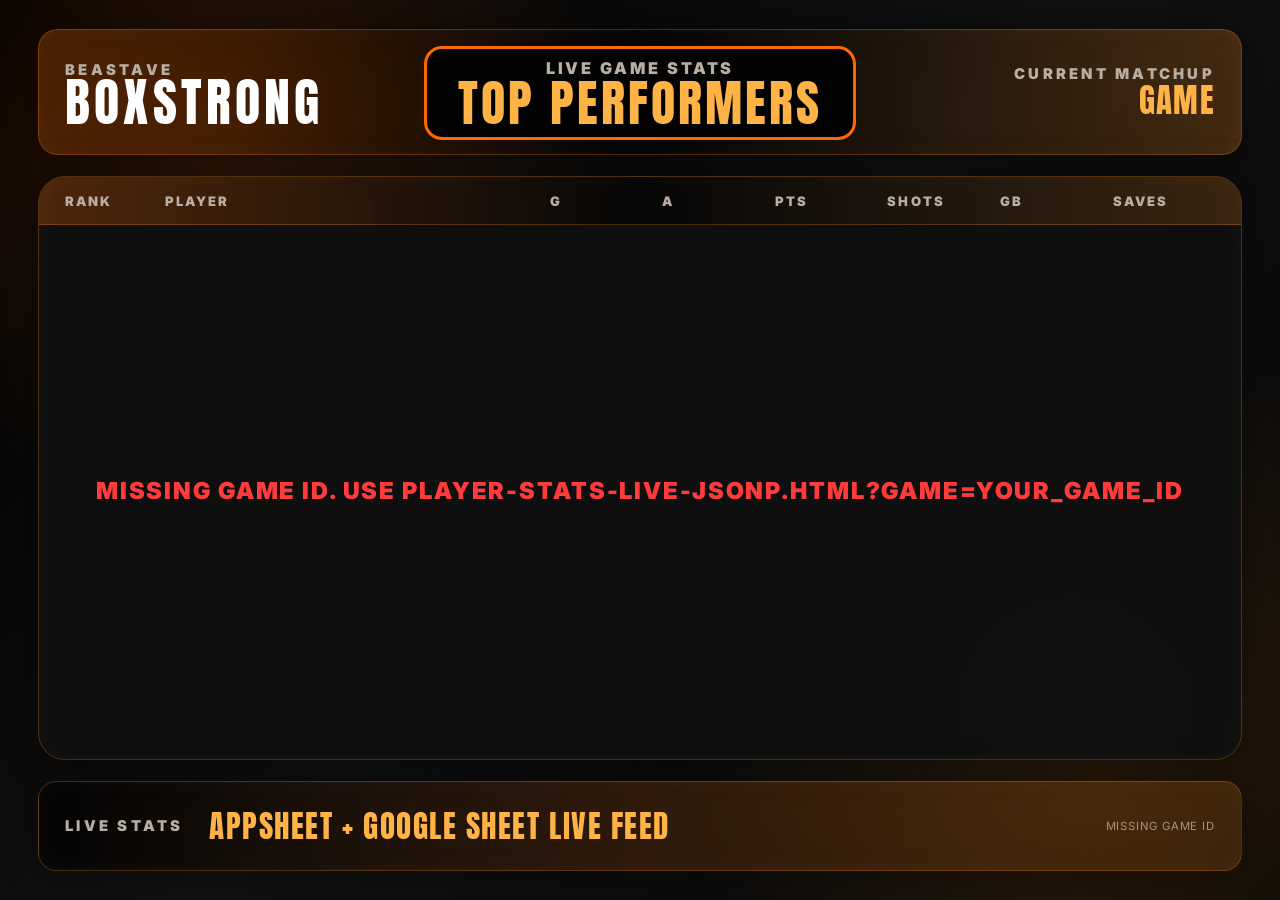
<file: player-stats-game-filter.html>
<!doctype html>
<html lang="en">
<head>
  <meta charset="utf-8" />
  <meta name="viewport" content="width=device-width,initial-scale=1" />
  <title>BoxStrong Live Player Stats</title>
  <style>
    @import url('https://fonts.googleapis.com/css2?family=Anton&family=Inter:wght@600;700;800;900&display=swap');
    :root{--black:#030303;--panel:rgba(16,16,16,.92);--orange:#ff6a00;--gold:#ffb347;--white:#fff;--muted:#b8aea3;--border:rgba(255,140,26,.28);--danger:#ff3b3b}
    *{box-sizing:border-box}
    body{margin:0;width:100vw;height:100vh;overflow:hidden;color:var(--white);font-family:Inter,Arial,sans-serif;background:radial-gradient(circle at 18% 16%,rgba(255,106,0,.18),transparent 30%),radial-gradient(circle at 86% 82%,rgba(255,140,26,.16),transparent 32%),linear-gradient(135deg,#000 0%,#111 50%,#050505 100%)}
    .statboard{width:100vw;height:100vh;padding:3.2vh 3vw;display:grid;grid-template-rows:14vh 1fr 10vh;gap:2.4vh;position:relative}
    .statboard:before{content:"";position:absolute;inset:0;background:linear-gradient(rgba(255,255,255,.035) 1px,transparent 1px),linear-gradient(90deg,rgba(255,255,255,.025) 1px,transparent 1px);background-size:48px 48px;mask-image:radial-gradient(circle at center,black,transparent 75%);pointer-events:none}
    .top-strip,.leaderboard,.footer-card{position:relative;z-index:1;border:1px solid var(--border);box-shadow:0 0 38px rgba(0,0,0,.48),inset 0 0 24px rgba(255,255,255,.035);backdrop-filter:blur(10px)}
    .top-strip{border-radius:2.2vh;padding:1.8vh 2vw;display:grid;grid-template-columns:1fr auto 1fr;align-items:center;background:linear-gradient(90deg,rgba(255,106,0,.22),rgba(0,0,0,.62),rgba(255,140,26,.22))}
    .brand-kicker,.meta-label,.footer-label{color:var(--muted);font-size:1.65vh;letter-spacing:.22em;font-weight:900;text-transform:uppercase}
    .brand-title{font-family:Anton,Impact,sans-serif;font-size:5.8vh;line-height:.9;letter-spacing:.08em;text-transform:uppercase}
    .center-title{text-align:center;background:#020202;border:.35vh solid var(--orange);border-radius:2vh;padding:1vh 2.4vw;min-width:30vw}
    .center-title .small{color:var(--muted);font-weight:900;letter-spacing:.18em;font-size:1.8vh;text-transform:uppercase}
    .center-title .big{font-family:Anton,Impact,sans-serif;color:var(--gold);font-size:5.6vh;line-height:1;letter-spacing:.06em;text-transform:uppercase}
    .right-meta{text-align:right;min-width:0}.right-meta .game{font-family:Anton,Impact,sans-serif;color:var(--gold);font-size:3.7vh;line-height:1.05;letter-spacing:.04em;text-transform:uppercase;white-space:nowrap;overflow:hidden;text-overflow:ellipsis}
    .right-meta .scoreline{font-family:Anton,Impact,sans-serif;color:var(--white);font-size:3.2vh;line-height:1.05;letter-spacing:.05em;text-transform:uppercase;margin-top:.45vh;white-space:nowrap;overflow:hidden;text-overflow:ellipsis}
    .leaderboard{border-radius:3vh;overflow:hidden;background:var(--panel);display:grid;grid-template-rows:auto 1fr;min-height:0}
    .table-head,.player-row{display:grid;grid-template-columns:7vw 1fr 8vw 8vw 8vw 8vw 8vw 8vw;align-items:center;gap:.8vw}
    .table-head{padding:1.7vh 2vw;background:linear-gradient(90deg,rgba(255,106,0,.26),rgba(0,0,0,.5),rgba(255,140,26,.18));color:var(--muted);font-size:1.45vh;font-weight:900;letter-spacing:.16em;text-transform:uppercase;border-bottom:1px solid var(--border)}
    .rows{min-height:0;overflow:hidden;padding:1.2vh 1vw 1.6vh;display:flex;flex-direction:column;gap:1vh}
    .player-row{min-height:8.4vh;padding:1.1vh 1vw;background:linear-gradient(90deg,rgba(255,255,255,.045),rgba(255,106,0,.07),rgba(0,0,0,.25));border:1px solid rgba(255,140,26,.18);border-radius:1.5vh;box-shadow:0 1vh 2vh rgba(0,0,0,.28)}
    .rank{font-family:Anton,Impact,sans-serif;font-size:4.2vh;color:var(--orange);text-align:center;font-variant-numeric:tabular-nums}.player-main{min-width:0}
    .player-name{font-family:Anton,Impact,sans-serif;font-size:4.1vh;line-height:1;letter-spacing:.035em;text-transform:uppercase;white-space:nowrap;overflow:hidden;text-overflow:ellipsis}
    .player-sub{color:var(--muted);font-size:1.55vh;font-weight:900;letter-spacing:.12em;margin-top:.45vh;text-transform:uppercase;white-space:nowrap;overflow:hidden;text-overflow:ellipsis}
    .stat{text-align:center}.stat-value{font-family:Anton,Impact,sans-serif;color:var(--white);font-size:4.8vh;line-height:1;font-variant-numeric:tabular-nums}.stat-label{color:var(--muted);font-size:1.1vh;font-weight:900;letter-spacing:.16em;margin-top:.35vh;text-transform:uppercase}
    .top-player{background:linear-gradient(90deg,rgba(255,106,0,.28),rgba(255,140,26,.12),rgba(0,0,0,.25));border-color:rgba(255,179,71,.48)}.top-player .rank,.top-player .stat-value{color:var(--gold)}
    .footer-card{border-radius:2vh;padding:1.5vh 2vw;display:grid;grid-template-columns:auto 1fr auto;align-items:center;gap:2vw;background:linear-gradient(90deg,rgba(0,0,0,.70),rgba(255,106,0,.14),rgba(255,140,26,.14))}
    .footer-main{font-family:Anton,Impact,sans-serif;color:var(--gold);font-size:3.4vh;letter-spacing:.05em;text-transform:uppercase;white-space:nowrap;overflow:hidden;text-overflow:ellipsis}.connection{color:rgba(255,255,255,.5);font-size:1.25vh;letter-spacing:.08em;text-transform:uppercase;text-align:right;white-space:nowrap;max-width:34vw;overflow:hidden;text-overflow:ellipsis}
    .empty-state{height:100%;display:flex;align-items:center;justify-content:center;text-align:center;color:var(--muted);font-size:2.6vh;font-weight:900;letter-spacing:.08em;text-transform:uppercase;padding:3vh}
    .error-state{color:var(--danger)}
  </style>
</head>
<body>
  <main class="statboard">
    <section class="top-strip">
      <div><div class="brand-kicker">BEASTAVE</div><div class="brand-title">BOXSTRONG</div></div>
      <div class="center-title"><div class="small">Live Game Stats</div><div class="big" id="boardTitle">Top Performers</div></div>
      <div class="right-meta"><div class="meta-label">Current Matchup</div><div class="game" id="gameDisplayName">--</div><div class="scoreline" id="gameScoreline"></div></div>
    </section>
    <section class="leaderboard">
      <div class="table-head"><div>Rank</div><div>Player</div><div>G</div><div>A</div><div>PTS</div><div>Shots</div><div>GB</div><div>Saves</div></div>
      <div class="rows" id="rows"><div class="empty-state">Waiting for live stats...</div></div>
    </section>
    <section class="footer-card"><div class="footer-label">Live Stats</div><div class="footer-main">AppSheet + Google Sheet Live Feed</div><div class="connection" id="connection">Connecting...</div></section>
  </main>

  <script>
    const APPS_SCRIPT_URL = "https://script.google.com/macros/s/AKfycbwF19GmTDskiYlyBOHeKTJq21rVC7MZos_mpjJNqfgKXThNIaGYP2s7S2EGhj4hupoJ/exec";
    const REFRESH_INTERVAL_MS = 3000;

    function getQueryParam(name){return new URLSearchParams(window.location.search).get(name)}
    const GAME_ID = getQueryParam("game") || "";
    const BOARD_TITLE = getQueryParam("title") || "Top Performers";
    const LIMIT = Number(getQueryParam("limit") || 6);
    let requestCounter = 0;

    function escapeHtml(value){return String(value).replaceAll("&","&amp;").replaceAll("<","&lt;").replaceAll(">","&gt;").replaceAll('"',"&quot;").replaceAll("'","&#039;")}
    function setStatus(text){document.getElementById("connection").textContent=text}
    function setMessage(text,isError=false){document.getElementById("rows").innerHTML=`<div class="empty-state ${isError?"error-state":""}">${escapeHtml(text)}</div>`}

    function normalizePlayer(player){
      const goals = Number(player.goals || player.Goals || 0);
      const assists = Number(player.assists || player.Assists || 0);
      const points = Number(player.points ?? player.Points ?? goals + assists);
      return {
        playerId: player.playerId || player.PlayerID || "",
        name: player.name || player.Name || player.playerName || "Unknown Player",
        team: player.team || player.Team || "",
        jersey: player.jersey || player.Jersey || "",
        goals, assists, points,
        shots: Number(player.shots || player.Shots || 0),
        gbs: Number(player.gbs || player.GBs || player.gb || player.GB || 0),
        penalties: Number(player.penalties || player.Penalties || 0),
        saves: Number(player.saves || player.Saves || 0)
      };
    }

    function sortPlayers(players){return players.sort((a,b)=>b.points-a.points||b.goals-a.goals||b.assists-a.assists||b.shots-a.shots||a.name.localeCompare(b.name))}

    function renderGameHeader(data){
      const displayName = data.displayName || data.DisplayName || data["Display Name"] || ("Game " + GAME_ID);
      const homeScore = data.homeScore ?? data.HomeScore ?? "";
      const awayScore = data.awayScore ?? data.AwayScore ?? "";
      const status = data.status || data.Status || "";
      document.getElementById("gameDisplayName").textContent = displayName;
      document.getElementById("gameScoreline").textContent = (homeScore !== "" || awayScore !== "") ? `${homeScore || 0} - ${awayScore || 0}${status ? " · " + status : ""}` : (status || "");
    }

    function renderPlayers(players){
      const rows=document.getElementById("rows");
      rows.innerHTML="";
      if(!players.length){setMessage("No player stats found for GameID: " + GAME_ID, true);return}
      sortPlayers(players).slice(0,LIMIT).forEach((player,index)=>{
        const row=document.createElement("div");
        row.className="player-row"+(index===0?" top-player":"");
        const jersey=player.jersey ? "#" + player.jersey : "";
        const sub=[jersey,player.team].filter(Boolean).join(" · ");
        row.innerHTML=`
          <div class="rank">${index+1}</div>
          <div class="player-main"><div class="player-name">${escapeHtml(player.name)}</div><div class="player-sub">${escapeHtml(sub || "PlayerID " + player.playerId)}</div></div>
          <div class="stat"><div class="stat-value">${player.goals}</div><div class="stat-label">Goals</div></div>
          <div class="stat"><div class="stat-value">${player.assists}</div><div class="stat-label">Assists</div></div>
          <div class="stat"><div class="stat-value">${player.points}</div><div class="stat-label">Points</div></div>
          <div class="stat"><div class="stat-value">${player.shots}</div><div class="stat-label">Shots</div></div>
          <div class="stat"><div class="stat-value">${player.gbs}</div><div class="stat-label">GB</div></div>
          <div class="stat"><div class="stat-value">${player.saves}</div><div class="stat-label">Saves</div></div>`;
        rows.appendChild(row);
      });
    }

    window.handleBoxStrongStats = function(data){
      const players = Array.isArray(data.players) ? data.players.map(normalizePlayer) : [];
      renderGameHeader(data || {});
      renderPlayers(players);
      setStatus("LIVE · " + new Date().toLocaleTimeString());
    };

    function loadStats(){
      if(!GAME_ID){setMessage("Missing game ID. Use player-stats-live-jsonp.html?game=YOUR_GAME_ID", true); setStatus("MISSING GAME ID"); return;}
      setStatus("LOADING LIVE FEED...");

      const oldScript = document.getElementById("liveStatsJsonp");
      if(oldScript) oldScript.remove();

      const script = document.createElement("script");
      script.id = "liveStatsJsonp";
      script.src = APPS_SCRIPT_URL + "?game=" + encodeURIComponent(GAME_ID) + "&callback=handleBoxStrongStats&cache=" + Date.now();
      script.onerror = function(){
        setStatus("SCRIPT LOAD ERROR");
        setMessage("Could not load Apps Script. Check deployment access: Execute as Me, access Anyone. Also confirm the Apps Script supports callback JSONP.", true);
      };
      document.body.appendChild(script);
    }

    document.addEventListener("DOMContentLoaded",()=>{
      document.getElementById("boardTitle").textContent=BOARD_TITLE;
      renderGameHeader({});
      loadStats();
      setInterval(loadStats, REFRESH_INTERVAL_MS);
    });
  </script>
</body>
</html>
</file>
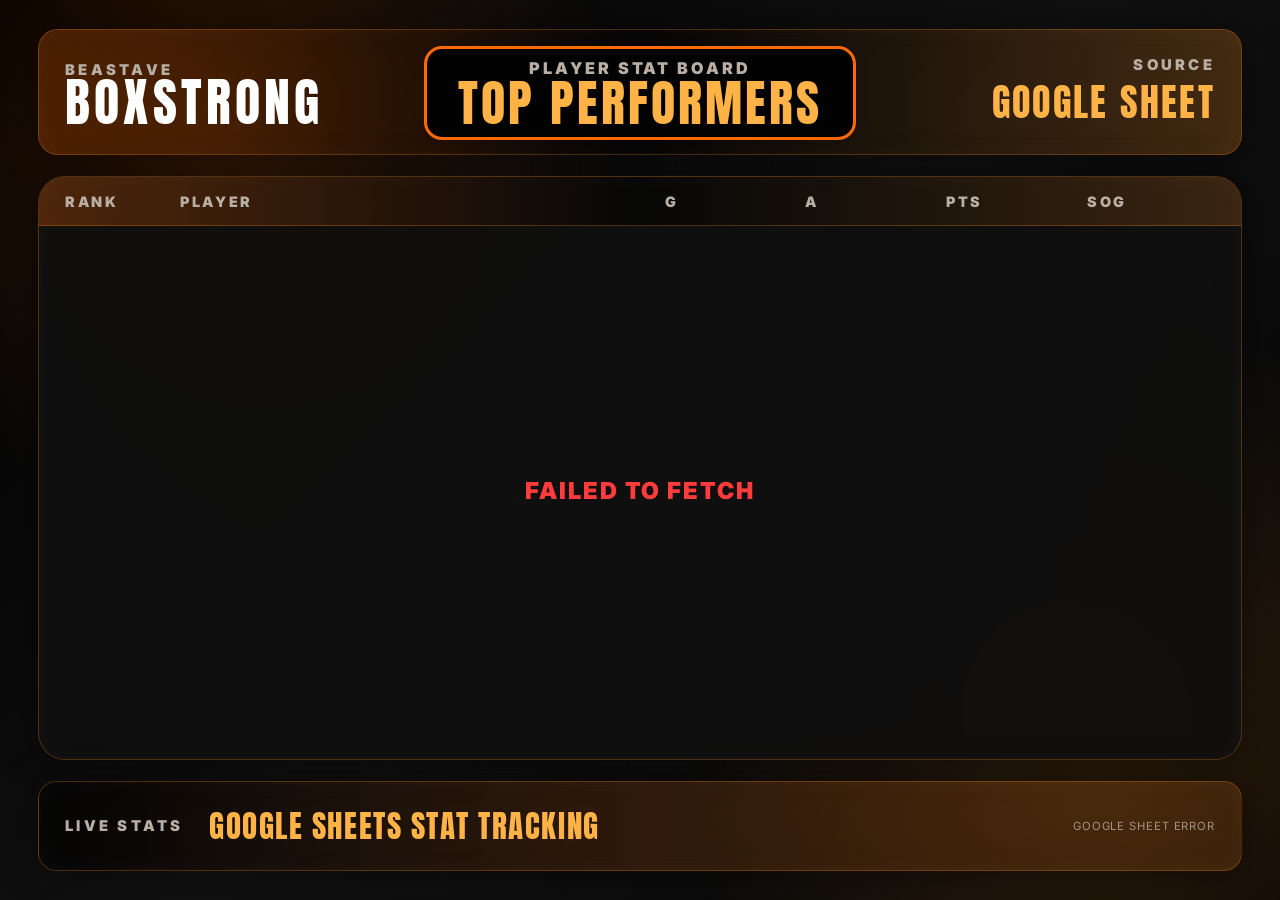
<file: player-stats-sheets-debug.html>
<!doctype html>
<html lang="en">
<head>
  <meta charset="utf-8" />
  <meta name="viewport" content="width=device-width,initial-scale=1" />
  <title>BoxStrong Player Stat Board - Google Sheets Debug</title>
  <style>
    @import url('https://fonts.googleapis.com/css2?family=Anton&family=Inter:wght@600;700;800;900&display=swap');
    :root{--black:#030303;--panel:rgba(16,16,16,.92);--orange:#ff6a00;--gold:#ffb347;--white:#fff;--muted:#b8aea3;--border:rgba(255,140,26,.28);--danger:#ff3b3b}
    *{box-sizing:border-box}
    body{margin:0;width:100vw;height:100vh;overflow:hidden;color:var(--white);font-family:Inter,Arial,sans-serif;background:radial-gradient(circle at 18% 16%,rgba(255,106,0,.18),transparent 30%),radial-gradient(circle at 86% 82%,rgba(255,140,26,.16),transparent 32%),linear-gradient(135deg,#000 0%,#111 50%,#050505 100%)}
    .statboard{width:100vw;height:100vh;padding:3.2vh 3vw;display:grid;grid-template-rows:14vh 1fr 10vh;gap:2.4vh;position:relative}
    .statboard:before{content:"";position:absolute;inset:0;background:linear-gradient(rgba(255,255,255,.035) 1px,transparent 1px),linear-gradient(90deg,rgba(255,255,255,.025) 1px,transparent 1px);background-size:48px 48px;mask-image:radial-gradient(circle at center,black,transparent 75%);pointer-events:none}
    .top-strip,.leaderboard,.footer-card{position:relative;z-index:1;border:1px solid var(--border);box-shadow:0 0 38px rgba(0,0,0,.48),inset 0 0 24px rgba(255,255,255,.035);backdrop-filter:blur(10px)}
    .top-strip{border-radius:2.2vh;padding:1.8vh 2vw;display:grid;grid-template-columns:1fr auto 1fr;align-items:center;background:linear-gradient(90deg,rgba(255,106,0,.22),rgba(0,0,0,.62),rgba(255,140,26,.22))}
    .brand-kicker,.meta-label,.footer-label{color:var(--muted);font-size:1.65vh;letter-spacing:.22em;font-weight:900;text-transform:uppercase}
    .brand-title{font-family:Anton,Impact,sans-serif;font-size:5.8vh;line-height:.9;letter-spacing:.08em;text-transform:uppercase}
    .center-title{text-align:center;background:#020202;border:.35vh solid var(--orange);border-radius:2vh;padding:1vh 2.4vw;min-width:30vw}
    .center-title .small{color:var(--muted);font-weight:900;letter-spacing:.18em;font-size:1.8vh;text-transform:uppercase}
    .center-title .big{font-family:Anton,Impact,sans-serif;color:var(--gold);font-size:5.6vh;line-height:1;letter-spacing:.06em;text-transform:uppercase}
    .right-meta{text-align:right}.right-meta .game{font-family:Anton,Impact,sans-serif;color:var(--gold);font-size:4.2vh;letter-spacing:.06em;text-transform:uppercase;white-space:nowrap;overflow:hidden;text-overflow:ellipsis}
    .leaderboard{border-radius:3vh;overflow:hidden;background:var(--panel);display:grid;grid-template-rows:auto 1fr;min-height:0}
    .table-head,.player-row{display:grid;grid-template-columns:8vw 1fr 10vw 10vw 10vw 10vw;align-items:center;gap:1vw}
    .table-head{padding:1.7vh 2vw;background:linear-gradient(90deg,rgba(255,106,0,.26),rgba(0,0,0,.5),rgba(255,140,26,.18));color:var(--muted);font-size:1.6vh;font-weight:900;letter-spacing:.18em;text-transform:uppercase;border-bottom:1px solid var(--border)}
    .rows{min-height:0;overflow:hidden;padding:1.2vh 1vw 1.6vh;display:flex;flex-direction:column;gap:1vh}
    .player-row{min-height:8.4vh;padding:1.1vh 1vw;background:linear-gradient(90deg,rgba(255,255,255,.045),rgba(255,106,0,.07),rgba(0,0,0,.25));border:1px solid rgba(255,140,26,.18);border-radius:1.5vh;box-shadow:0 1vh 2vh rgba(0,0,0,.28)}
    .rank{font-family:Anton,Impact,sans-serif;font-size:4.4vh;color:var(--orange);text-align:center;font-variant-numeric:tabular-nums}.player-main{min-width:0}
    .player-name{font-family:Anton,Impact,sans-serif;font-size:4.5vh;line-height:1;letter-spacing:.035em;text-transform:uppercase;white-space:nowrap;overflow:hidden;text-overflow:ellipsis}
    .player-sub{color:var(--muted);font-size:1.7vh;font-weight:900;letter-spacing:.12em;margin-top:.45vh;text-transform:uppercase;white-space:nowrap;overflow:hidden;text-overflow:ellipsis}
    .stat{text-align:center}.stat-value{font-family:Anton,Impact,sans-serif;color:var(--white);font-size:5.2vh;line-height:1;font-variant-numeric:tabular-nums}.stat-label{color:var(--muted);font-size:1.25vh;font-weight:900;letter-spacing:.18em;margin-top:.35vh;text-transform:uppercase}
    .top-player{background:linear-gradient(90deg,rgba(255,106,0,.28),rgba(255,140,26,.12),rgba(0,0,0,.25));border-color:rgba(255,179,71,.48)}.top-player .rank,.top-player .stat-value{color:var(--gold)}
    .footer-card{border-radius:2vh;padding:1.5vh 2vw;display:grid;grid-template-columns:auto 1fr auto;align-items:center;gap:2vw;background:linear-gradient(90deg,rgba(0,0,0,.70),rgba(255,106,0,.14),rgba(255,140,26,.14))}
    .footer-main{font-family:Anton,Impact,sans-serif;color:var(--gold);font-size:3.4vh;letter-spacing:.05em;text-transform:uppercase;white-space:nowrap;overflow:hidden;text-overflow:ellipsis}.connection{color:rgba(255,255,255,.5);font-size:1.25vh;letter-spacing:.08em;text-transform:uppercase;text-align:right;white-space:nowrap;max-width:32vw;overflow:hidden;text-overflow:ellipsis}
    .empty-state{height:100%;display:flex;align-items:center;justify-content:center;text-align:center;color:var(--muted);font-size:2.6vh;font-weight:900;letter-spacing:.08em;text-transform:uppercase;padding:3vh}
    .error-state{color:var(--danger)}
  </style>
</head>
<body>
  <main class="statboard">
    <section class="top-strip">
      <div><div class="brand-kicker">BEASTAVE</div><div class="brand-title">BOXSTRONG</div></div>
      <div class="center-title"><div class="small">Player Stat Board</div><div class="big" id="boardTitle">Top Performers</div></div>
      <div class="right-meta"><div class="meta-label">Source</div><div class="game">Google Sheet</div></div>
    </section>
    <section class="leaderboard">
      <div class="table-head"><div>Rank</div><div>Player</div><div>G</div><div>A</div><div>PTS</div><div>SOG</div></div>
      <div class="rows" id="rows"><div class="empty-state">Waiting for Google Sheet stats...</div></div>
    </section>
    <section class="footer-card">
      <div class="footer-label">Live Stats</div>
      <div class="footer-main" id="footerText">Google Sheets Stat Tracking</div>
      <div class="connection" id="connection">Connecting...</div>
    </section>
  </main>

  <script>
    /*
      Recommended setup:
      1. Publish the GamePlayersStats tab as CSV.
      2. Paste the published CSV URL below.
      This avoids broken OBS URLs caused by Google CSV links containing ? and & characters.
    */
    const DEFAULT_GOOGLE_SHEET_CSV_URL = "https://docs.google.com/spreadsheets/d/e/2PACX-1vQnrV5mFaMje4l5BHFQgSAEAzE9HC7YUSiZNZ_apYsTuNzwC67UNSGxlBxn2U79xTF7Kzvoppge4EPh/pub?gid=216837209&single=true&output=csv";

    const REFRESH_INTERVAL_MS = 3000;

    function getQueryParam(name){return new URLSearchParams(window.location.search).get(name)}
    function setStatus(text){document.getElementById("connection").textContent=text}
    function setMessage(text, isError=false){
      const rows=document.getElementById("rows");
      rows.innerHTML = `<div class="empty-state ${isError ? "error-state" : ""}">${escapeHtml(text)}</div>`;
    }

    const CSV_URL = getQueryParam("csv") || DEFAULT_GOOGLE_SHEET_CSV_URL;
    const BOARD_TITLE = getQueryParam("title") || "Top Performers";
    const LIMIT = Number(getQueryParam("limit") || 6);

    function parseCSV(text){
      const rows=[]; let row=[]; let value=""; let inQuotes=false;
      for(let i=0;i<text.length;i++){
        const c=text[i], n=text[i+1];
        if(c === '"' && inQuotes && n === '"'){ value += '"'; i++; }
        else if(c === '"'){ inQuotes = !inQuotes; }
        else if(c === "," && !inQuotes){ row.push(value); value=""; }
        else if((c === "\n" || c === "\r") && !inQuotes){
          if(c === "\r" && n === "\n") i++;
          row.push(value); value="";
          if(row.some(cell => cell.trim() !== "")) rows.push(row);
          row=[];
        } else { value += c; }
      }
      row.push(value);
      if(row.some(cell => cell.trim() !== "")) rows.push(row);
      return rows;
    }

    function normalizeHeader(h){return String(h||"").trim().toLowerCase().replace(/[^a-z0-9]/g,"")}
    function pick(obj,names,fallback=""){
      for(const name of names){
        const key=normalizeHeader(name);
        if(obj[key]!==undefined && obj[key] !== "") return obj[key];
      }
      return fallback;
    }

    function csvToPlayers(csvText){
      const rows=parseCSV(csvText);
      if(rows.length < 2) throw new Error("CSV loaded, but it has fewer than 2 rows. Check that GamePlayersStats has headers and player rows.");

      const headers=rows[0].map(normalizeHeader);
      const requiredNameHeaders=["name","player","playername"];
      const hasName=headers.some(h=>requiredNameHeaders.includes(h));
      if(!hasName){
        throw new Error("CSV loaded, but no Name/Player/Player Name column was found. Headers found: " + rows[0].join(" | "));
      }

      return rows.slice(1).map((row,index)=>{
        const obj={};
        headers.forEach((header,i)=>obj[header]=(row[i]||"").trim());

        const goals=Number(pick(obj,["goals","goal","g"],0))||0;
        const assists=Number(pick(obj,["assists","assist","a"],0))||0;
        const shots=Number(pick(obj,["shots","sog","shotsongoal"],0))||0;
        const points=Number(pick(obj,["points","pts"],goals+assists))||(goals+assists);

        return {
          id:index,
          name:pick(obj,["name","player","playername"],""),
          team:pick(obj,["team","teamname"],""),
          jersey:pick(obj,["jersey","number","#"],""),
          goals,assists,points,shots
        };
      }).filter(p=>p.name);
    }

    function sortPlayers(players){return players.sort((a,b)=>b.points-a.points||b.goals-a.goals||b.assists-a.assists||a.name.localeCompare(b.name))}
    function escapeHtml(value){return String(value).replaceAll("&","&amp;").replaceAll("<","&lt;").replaceAll(">","&gt;").replaceAll('"',"&quot;").replaceAll("'","&#039;")}

    function renderPlayers(players){
      const rows=document.getElementById("rows");
      rows.innerHTML="";
      if(!players.length){setMessage("CSV loaded, but no player rows were found.", true);return}
      players.slice(0,LIMIT).forEach((player,index)=>{
        const row=document.createElement("div");
        row.className="player-row"+(index===0?" top-player":"");
        const jersey=player.jersey?"#"+player.jersey:"";
        const sub=[jersey,player.team].filter(Boolean).join(" · ");
        row.innerHTML=`
          <div class="rank">${index+1}</div>
          <div class="player-main">
            <div class="player-name">${escapeHtml(player.name)}</div>
            <div class="player-sub">${escapeHtml(sub||"Player")}</div>
          </div>
          <div class="stat"><div class="stat-value">${player.goals}</div><div class="stat-label">Goals</div></div>
          <div class="stat"><div class="stat-value">${player.assists}</div><div class="stat-label">Assists</div></div>
          <div class="stat"><div class="stat-value">${player.points}</div><div class="stat-label">Points</div></div>
          <div class="stat"><div class="stat-value">${player.shots}</div><div class="stat-label">Shots</div></div>`;
        rows.appendChild(row);
      });
    }

    async function loadStats(){
      if(!CSV_URL){
        setStatus("MISSING CSV URL");
        setMessage("Missing CSV URL. Paste the GamePlayersStats published CSV URL into DEFAULT_GOOGLE_SHEET_CSV_URL inside this HTML file.", true);
        return;
      }

      try{
        setStatus("LOADING GOOGLE SHEET...");
        const url=CSV_URL + (CSV_URL.includes("?") ? "&" : "?") + "cache=" + Date.now();
        const response=await fetch(url);
        if(!response.ok) throw new Error("Google Sheet request failed: HTTP " + response.status);
        const csvText=await response.text();

        if(csvText.trim().startsWith("<!DOCTYPE") || csvText.trim().startsWith("<html")){
          throw new Error("Google returned an HTML page, not CSV. The tab is probably not published as CSV or the link is wrong.");
        }

        const players=sortPlayers(csvToPlayers(csvText));
        renderPlayers(players);
        setStatus("GOOGLE SHEET LIVE · " + new Date().toLocaleTimeString());
      }catch(error){
        console.error(error);
        setStatus("GOOGLE SHEET ERROR");
        setMessage(error.message, true);
      }
    }

    document.addEventListener("DOMContentLoaded",()=>{
      document.getElementById("boardTitle").textContent=BOARD_TITLE;
      loadStats();
      setInterval(loadStats,REFRESH_INTERVAL_MS);
    });
  </script>
</body>
</html>
</file>
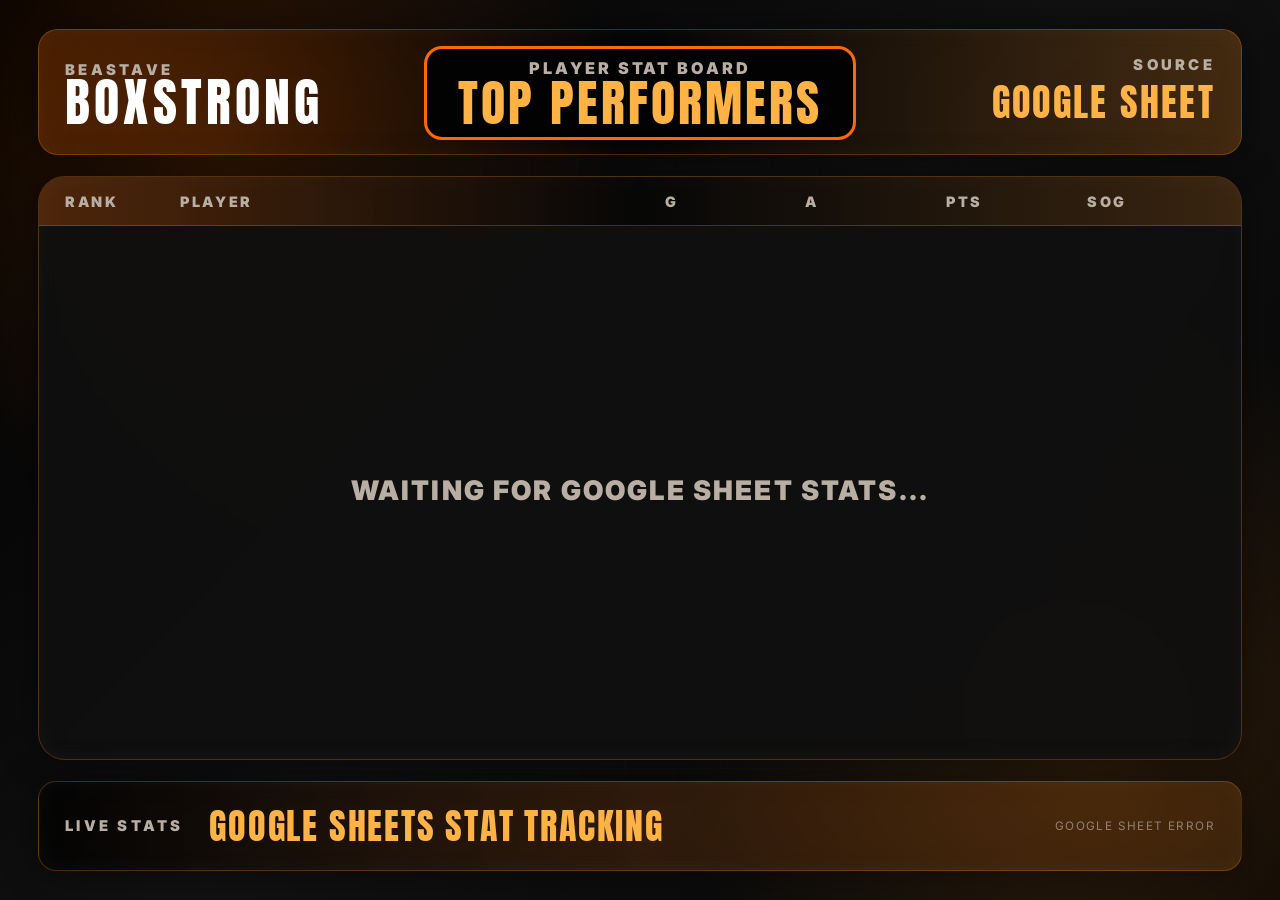
<file: player-stats-sheets.html>
<!doctype html>
<html lang="en">
<head>
  <meta charset="utf-8" />
  <meta name="viewport" content="width=device-width,initial-scale=1" />
  <title>BoxStrong Player Stat Board - Google Sheets</title>
  <style>
    @import url('https://fonts.googleapis.com/css2?family=Anton&family=Inter:wght@600;700;800;900&display=swap');
    :root{--black:#030303;--panel:rgba(16,16,16,.92);--orange:#ff6a00;--orange2:#ff8c1a;--gold:#ffb347;--white:#fff;--muted:#b8aea3;--border:rgba(255,140,26,.28)}
    *{box-sizing:border-box}
    body{margin:0;width:100vw;height:100vh;overflow:hidden;color:var(--white);font-family:Inter,Arial,sans-serif;background:radial-gradient(circle at 18% 16%,rgba(255,106,0,.18),transparent 30%),radial-gradient(circle at 86% 82%,rgba(255,140,26,.16),transparent 32%),linear-gradient(135deg,#000 0%,#111 50%,#050505 100%)}
    .statboard{width:100vw;height:100vh;padding:3.2vh 3vw;display:grid;grid-template-rows:14vh 1fr 10vh;gap:2.4vh;position:relative}
    .statboard:before{content:"";position:absolute;inset:0;background:linear-gradient(rgba(255,255,255,.035) 1px,transparent 1px),linear-gradient(90deg,rgba(255,255,255,.025) 1px,transparent 1px);background-size:48px 48px;mask-image:radial-gradient(circle at center,black,transparent 75%);pointer-events:none}
    .top-strip,.leaderboard,.footer-card{position:relative;z-index:1;border:1px solid var(--border);box-shadow:0 0 38px rgba(0,0,0,.48),inset 0 0 24px rgba(255,255,255,.035);backdrop-filter:blur(10px)}
    .top-strip{border-radius:2.2vh;padding:1.8vh 2vw;display:grid;grid-template-columns:1fr auto 1fr;align-items:center;background:linear-gradient(90deg,rgba(255,106,0,.22),rgba(0,0,0,.62),rgba(255,140,26,.22))}
    .brand-kicker,.meta-label,.footer-label{color:var(--muted);font-size:1.65vh;letter-spacing:.22em;font-weight:900;text-transform:uppercase}
    .brand-title{font-family:Anton,Impact,sans-serif;font-size:5.8vh;line-height:.9;letter-spacing:.08em;text-transform:uppercase}
    .center-title{text-align:center;background:#020202;border:.35vh solid var(--orange);border-radius:2vh;padding:1vh 2.4vw;min-width:30vw}
    .center-title .small{color:var(--muted);font-weight:900;letter-spacing:.18em;font-size:1.8vh;text-transform:uppercase}
    .center-title .big{font-family:Anton,Impact,sans-serif;color:var(--gold);font-size:5.6vh;line-height:1;letter-spacing:.06em;text-transform:uppercase}
    .right-meta{text-align:right}.right-meta .game{font-family:Anton,Impact,sans-serif;color:var(--gold);font-size:4.2vh;letter-spacing:.06em;text-transform:uppercase;white-space:nowrap;overflow:hidden;text-overflow:ellipsis}
    .leaderboard{border-radius:3vh;overflow:hidden;background:var(--panel);display:grid;grid-template-rows:auto 1fr;min-height:0}
    .table-head,.player-row{display:grid;grid-template-columns:8vw 1fr 10vw 10vw 10vw 10vw;align-items:center;gap:1vw}
    .table-head{padding:1.7vh 2vw;background:linear-gradient(90deg,rgba(255,106,0,.26),rgba(0,0,0,.5),rgba(255,140,26,.18));color:var(--muted);font-size:1.6vh;font-weight:900;letter-spacing:.18em;text-transform:uppercase;border-bottom:1px solid var(--border)}
    .rows{min-height:0;overflow:hidden;padding:1.2vh 1vw 1.6vh;display:flex;flex-direction:column;gap:1vh}
    .player-row{min-height:8.4vh;padding:1.1vh 1vw;background:linear-gradient(90deg,rgba(255,255,255,.045),rgba(255,106,0,.07),rgba(0,0,0,.25));border:1px solid rgba(255,140,26,.18);border-radius:1.5vh;box-shadow:0 1vh 2vh rgba(0,0,0,.28)}
    .rank{font-family:Anton,Impact,sans-serif;font-size:4.4vh;color:var(--orange);text-align:center;font-variant-numeric:tabular-nums}.player-main{min-width:0}
    .player-name{font-family:Anton,Impact,sans-serif;font-size:4.5vh;line-height:1;letter-spacing:.035em;text-transform:uppercase;white-space:nowrap;overflow:hidden;text-overflow:ellipsis}
    .player-sub{color:var(--muted);font-size:1.7vh;font-weight:900;letter-spacing:.12em;margin-top:.45vh;text-transform:uppercase;white-space:nowrap;overflow:hidden;text-overflow:ellipsis}
    .stat{text-align:center}.stat-value{font-family:Anton,Impact,sans-serif;color:var(--white);font-size:5.2vh;line-height:1;font-variant-numeric:tabular-nums}.stat-label{color:var(--muted);font-size:1.25vh;font-weight:900;letter-spacing:.18em;margin-top:.35vh;text-transform:uppercase}
    .top-player{background:linear-gradient(90deg,rgba(255,106,0,.28),rgba(255,140,26,.12),rgba(0,0,0,.25));border-color:rgba(255,179,71,.48)}.top-player .rank,.top-player .stat-value{color:var(--gold)}
    .footer-card{border-radius:2vh;padding:1.5vh 2vw;display:grid;grid-template-columns:auto 1fr auto;align-items:center;gap:2vw;background:linear-gradient(90deg,rgba(0,0,0,.70),rgba(255,106,0,.14),rgba(255,140,26,.14))}
    .footer-main{font-family:Anton,Impact,sans-serif;color:var(--gold);font-size:4vh;letter-spacing:.05em;text-transform:uppercase;white-space:nowrap;overflow:hidden;text-overflow:ellipsis}.connection{color:rgba(255,255,255,.42);font-size:1.3vh;letter-spacing:.12em;text-transform:uppercase;text-align:right;white-space:nowrap}
    .empty-state{height:100%;display:flex;align-items:center;justify-content:center;text-align:center;color:var(--muted);font-size:3vh;font-weight:900;letter-spacing:.08em;text-transform:uppercase}
  </style>
</head>
<body>
  <main class="statboard">
    <section class="top-strip">
      <div><div class="brand-kicker">BEASTAVE</div><div class="brand-title">BOXSTRONG</div></div>
      <div class="center-title"><div class="small">Player Stat Board</div><div class="big" id="boardTitle">Top Performers</div></div>
      <div class="right-meta"><div class="meta-label">Source</div><div class="game" id="sourceLabel">Google Sheet</div></div>
    </section>
    <section class="leaderboard">
      <div class="table-head"><div>Rank</div><div>Player</div><div>G</div><div>A</div><div>PTS</div><div>SOG</div></div>
      <div class="rows" id="rows"><div class="empty-state">Waiting for Google Sheet stats...</div></div>
    </section>
    <section class="footer-card">
      <div class="footer-label">Live Stats</div>
      <div class="footer-main">Google Sheets Stat Tracking</div>
      <div class="connection" id="connection">Connecting...</div>
    </section>
  </main>

  <script>
    /*
      HOW TO USE

      1. In Google Sheets, create/publish a stat summary tab with headers like:
         Name | Team | Jersey | Goals | Assists | Shots

      2. File > Share > Publish to web
         Select the stat summary tab
         Choose Comma-separated values (.csv)
         Publish

      3. Copy the published CSV URL.

      4. Use this OBS URL:
         player-stats-sheets.html?csv=PASTE_ENCODED_CSV_URL_HERE

      Easier option:
         Paste your CSV URL below between the quotes.
    */

    const DEFAULT_GOOGLE_SHEET_CSV_URL = "https://docs.google.com/spreadsheets/d/e/2PACX-1vQnrV5mFaMje4l5BHFQgSAEAzE9HC7YUSiZNZ_apYsTuNzwC67UNSGxlBxn2U79xTF7Kzvoppge4EPh/pub?gid=216837209&single=true&output=csv";

    const REFRESH_INTERVAL_MS = 3000;

    function getQueryParam(name){return new URLSearchParams(window.location.search).get(name)}
    const CSV_URL = getQueryParam("csv") || DEFAULT_GOOGLE_SHEET_CSV_URL;
    const BOARD_TITLE = getQueryParam("title") || "Top Performers";
    const LIMIT = Number(getQueryParam("limit") || 6);

    function parseCSV(text){
      const rows=[]; let row=[]; let value=""; let inQuotes=false;
      for(let i=0;i<text.length;i++){
        const c=text[i], n=text[i+1];
        if(c === '"' && inQuotes && n === '"'){ value += '"'; i++; }
        else if(c === '"'){ inQuotes = !inQuotes; }
        else if(c === "," && !inQuotes){ row.push(value); value=""; }
        else if((c === "\n" || c === "\r") && !inQuotes){
          if(c === "\r" && n === "\n") i++;
          row.push(value); value="";
          if(row.some(cell => cell.trim() !== "")) rows.push(row);
          row=[];
        } else { value += c; }
      }
      row.push(value);
      if(row.some(cell => cell.trim() !== "")) rows.push(row);
      return rows;
    }

    function normalizeHeader(h){
      return String(h||"").trim().toLowerCase().replace(/[^a-z0-9]/g,"");
    }

    function pick(obj, names, fallback=""){
      for(const name of names){
        const key = normalizeHeader(name);
        if(obj[key] !== undefined && obj[key] !== "") return obj[key];
      }
      return fallback;
    }

    function csvToPlayers(csvText){
      const rows = parseCSV(csvText);
      if(rows.length < 2) return [];

      const headers = rows[0].map(normalizeHeader);

      return rows.slice(1).map((row, index) => {
        const obj = {};
        headers.forEach((header, i) => obj[header] = (row[i] || "").trim());

        const goals = Number(pick(obj, ["goals","goal","g"], 0)) || 0;
        const assists = Number(pick(obj, ["assists","assist","a"], 0)) || 0;
        const shots = Number(pick(obj, ["shots","sog","shotsongoal"], 0)) || 0;
        const points = Number(pick(obj, ["points","pts"], goals + assists)) || (goals + assists);

        return {
          id: index,
          name: pick(obj, ["name","player","playername"], "Unknown Player"),
          team: pick(obj, ["team","teamname"], ""),
          jersey: pick(obj, ["jersey","number","#"], ""),
          goals, assists, points, shots
        };
      }).filter(p => p.name && p.name !== "Unknown Player");
    }

    function sortPlayers(players){
      return players.sort((a,b)=>b.points-a.points||b.goals-a.goals||b.assists-a.assists||a.name.localeCompare(b.name));
    }

    function escapeHtml(value){
      return String(value).replaceAll("&","&amp;").replaceAll("<","&lt;").replaceAll(">","&gt;").replaceAll('"',"&quot;").replaceAll("'","&#039;");
    }

    function renderPlayers(players){
      const rows=document.getElementById("rows");
      rows.innerHTML="";
      if(!players.length){rows.innerHTML='<div class="empty-state">No player stats found</div>';return}
      players.slice(0,LIMIT).forEach((player,index)=>{
        const row=document.createElement("div");
        row.className="player-row"+(index===0?" top-player":"");
        const jersey=player.jersey?"#"+player.jersey:"";
        const sub=[jersey,player.team].filter(Boolean).join(" · ");
        row.innerHTML=`
          <div class="rank">${index+1}</div>
          <div class="player-main">
            <div class="player-name">${escapeHtml(player.name)}</div>
            <div class="player-sub">${escapeHtml(sub||"Player")}</div>
          </div>
          <div class="stat"><div class="stat-value">${player.goals}</div><div class="stat-label">Goals</div></div>
          <div class="stat"><div class="stat-value">${player.assists}</div><div class="stat-label">Assists</div></div>
          <div class="stat"><div class="stat-value">${player.points}</div><div class="stat-label">Points</div></div>
          <div class="stat"><div class="stat-value">${player.shots}</div><div class="stat-label">Shots</div></div>`;
        rows.appendChild(row);
      });
    }

    async function loadStats(){
      const connection = document.getElementById("connection");

      if(!CSV_URL){
        connection.textContent = "MISSING CSV URL";
        renderPlayers([]);
        return;
      }

      try{
        const url = CSV_URL + (CSV_URL.includes("?") ? "&" : "?") + "cache=" + Date.now();
        const response = await fetch(url);
        if(!response.ok) throw new Error("Could not load Google Sheet CSV.");
        const csvText = await response.text();
        const players = sortPlayers(csvToPlayers(csvText));
        renderPlayers(players);
        connection.textContent = "GOOGLE SHEET LIVE · " + new Date().toLocaleTimeString();
      }catch(error){
        console.error(error);
        connection.textContent = "GOOGLE SHEET ERROR";
      }
    }

    document.addEventListener("DOMContentLoaded",()=>{
      document.getElementById("boardTitle").textContent = BOARD_TITLE;
      loadStats();
      setInterval(loadStats, REFRESH_INTERVAL_MS);
    });
  </script>
</body>
</html>
</file>
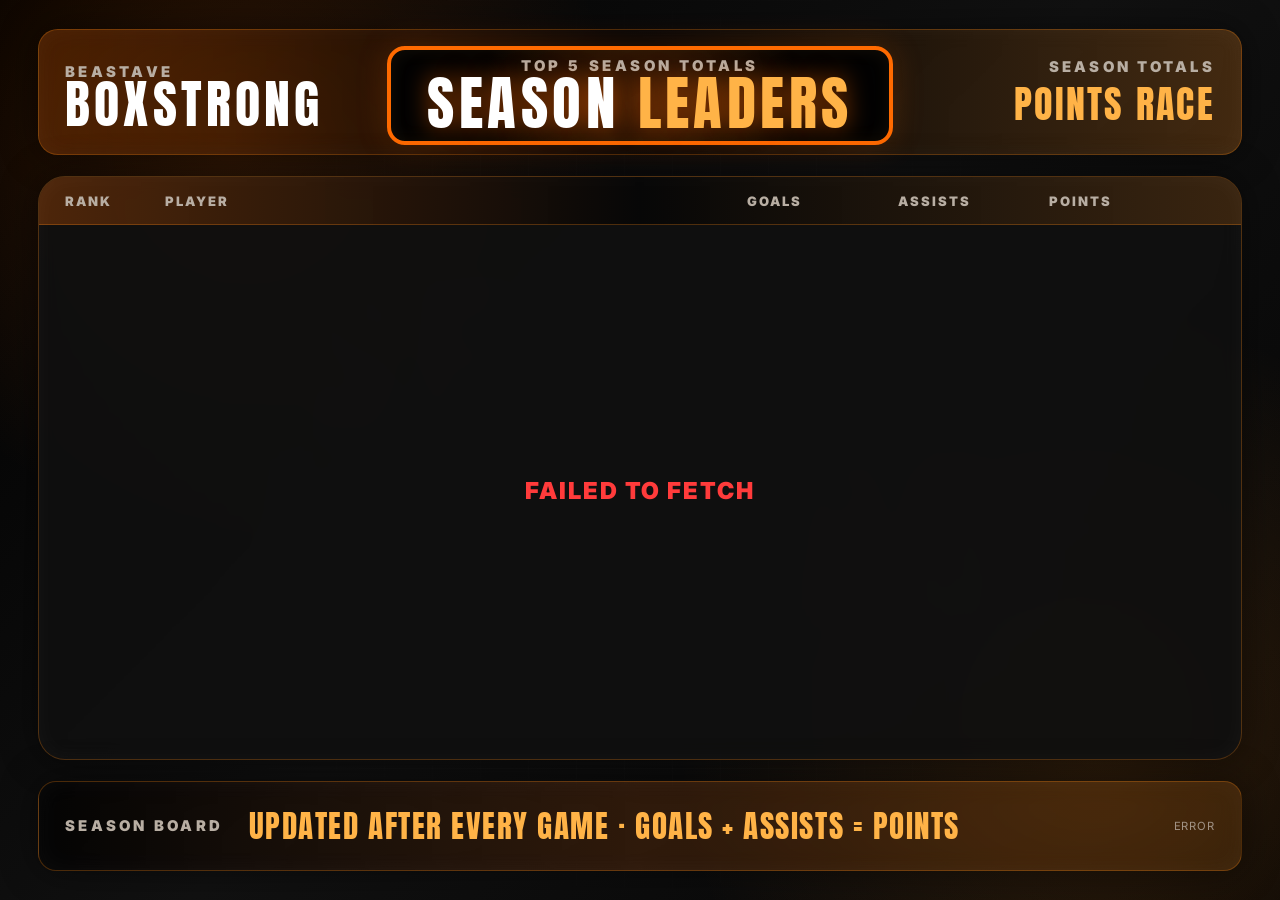
<file: season-leaders.html>
<!doctype html>
<html lang="en">
<head>
  <meta charset="utf-8" />
  <meta name="viewport" content="width=device-width,initial-scale=1" />
  <title>Beast Ave Season Leaders</title>
  <style>
    @import url('https://fonts.googleapis.com/css2?family=Anton&family=Inter:wght@600;700;800;900&display=swap');

    :root{
      --black:#030303;
      --panel:rgba(16,16,16,.92);
      --orange:#ff6a00;
      --gold:#ffb347;
      --white:#fff;
      --muted:#b8aea3;
      --border:rgba(255,140,26,.28);
      --danger:#ff3b3b;
      --silver:#d7d7d7;
      --bronze:#cd7f32;
    }

    *{box-sizing:border-box}

    body{
      margin:0;
      width:100vw;
      height:100vh;
      overflow:hidden;
      color:var(--white);
      font-family:Inter,Arial,sans-serif;
      background:
        radial-gradient(circle at 18% 16%,rgba(255,106,0,.18),transparent 30%),
        radial-gradient(circle at 86% 82%,rgba(255,140,26,.16),transparent 32%),
        linear-gradient(135deg,#000 0%,#111 50%,#050505 100%);
    }

    .statboard{
      width:100vw;
      height:100vh;
      padding:3.2vh 3vw;
      display:grid;
      grid-template-rows:14vh 1fr 10vh;
      gap:2.4vh;
      position:relative;
    }

    .statboard:before{
      content:"SEASON\A LEADERS";
      white-space:pre;
      display:flex;
      align-items:center;
      justify-content:center;
      font-family:Anton,Impact,sans-serif;
      font-size:21vh;
      line-height:.9;
      letter-spacing:.12em;
      color:rgba(255,255,255,.035);
      text-align:center;
      position:absolute;
      inset:0;
      background:
        linear-gradient(rgba(255,255,255,.035) 1px,transparent 1px),
        linear-gradient(90deg,rgba(255,255,255,.025) 1px,transparent 1px);
      background-size:48px 48px;
      mask-image:radial-gradient(circle at center,black,transparent 75%);
      pointer-events:none;
    }

    .top-strip,.leaderboard,.footer-card{
      position:relative;
      z-index:1;
      border:1px solid var(--border);
      box-shadow:0 0 38px rgba(0,0,0,.48),inset 0 0 24px rgba(255,255,255,.035);
      backdrop-filter:blur(10px);
    }

    .top-strip{
      border-radius:2.2vh;
      padding:1.8vh 2vw;
      display:grid;
      grid-template-columns:1fr auto 1fr;
      align-items:center;
      background:linear-gradient(90deg,rgba(255,106,0,.22),rgba(0,0,0,.62),rgba(255,140,26,.22));
    }

    .brand-kicker,.meta-label,.footer-label{
      color:var(--muted);
      font-size:1.65vh;
      letter-spacing:.22em;
      font-weight:900;
      text-transform:uppercase;
    }

    .brand-title{
      font-family:Anton,Impact,sans-serif;
      font-size:5.8vh;
      line-height:.9;
      letter-spacing:.08em;
      text-transform:uppercase;
    }

    .center-title{
      text-align:center;
      background:radial-gradient(circle at center,rgba(255,106,0,.20),#020202 62%);
      border:.45vh solid var(--orange);
      border-radius:2vh;
      padding:.8vh 2.8vw 1vh;
      min-width:36vw;
      box-shadow:0 0 32px rgba(255,106,0,.20), inset 0 0 18px rgba(255,179,71,.08);
    }

    .center-title .small{
      color:var(--muted);
      font-weight:900;
      letter-spacing:.24em;
      font-size:1.65vh;
      text-transform:uppercase;
    }

    .center-title .big{
      font-family:Anton,Impact,sans-serif;
      color:var(--gold);
      font-size:6.6vh;
      line-height:.95;
      letter-spacing:.075em;
      text-transform:uppercase;
      text-shadow:0 0 24px rgba(255,106,0,.55);
    }

    .season-word{color:var(--white)}
    .leaders-word{color:var(--gold)}

    .right-meta{text-align:right}

    .right-meta .game{
      font-family:Anton,Impact,sans-serif;
      color:var(--gold);
      font-size:4.2vh;
      letter-spacing:.06em;
      text-transform:uppercase;
      white-space:nowrap;
      overflow:hidden;
      text-overflow:ellipsis;
    }

    .leaderboard{
      border-radius:3vh;
      overflow:hidden;
      background:var(--panel);
      display:grid;
      grid-template-rows:auto 1fr;
      min-height:0;
    }

    .table-head,.player-row{
      display:grid;
      grid-template-columns:7vw 1fr 11vw 11vw 13vw;
      align-items:center;
      gap:.8vw;
    }

    .table-head{
      padding:1.7vh 2vw;
      background:linear-gradient(90deg,rgba(255,106,0,.26),rgba(0,0,0,.5),rgba(255,140,26,.18));
      color:var(--muted);
      font-size:1.45vh;
      font-weight:900;
      letter-spacing:.16em;
      text-transform:uppercase;
      border-bottom:1px solid var(--border);
    }

    .rows{
      min-height:0;
      overflow:hidden;
      padding:1.2vh 1vw 1.6vh;
      display:flex;
      flex-direction:column;
      gap:1vh;
    }

    .player-row{
      min-height:10.6vh;
      padding:1.1vh 1vw;
      background:linear-gradient(90deg,rgba(255,255,255,.045),rgba(255,106,0,.07),rgba(0,0,0,.25));
      border:1px solid rgba(255,140,26,.18);
      border-radius:1.5vh;
      box-shadow:0 1vh 2vh rgba(0,0,0,.28);
    }

    .rank{
      font-family:Anton,Impact,sans-serif;
      font-size:5.4vh;
      color:var(--orange);
      text-align:center;
      font-variant-numeric:tabular-nums;
    }

    .rank-gold{color:var(--gold);text-shadow:0 0 22px rgba(255,179,71,.6)}
    .rank-silver{color:var(--silver);text-shadow:0 0 18px rgba(255,255,255,.35)}
    .rank-bronze{color:var(--bronze);text-shadow:0 0 18px rgba(205,127,50,.45)}

    .player-main{
      min-width:0;
      position:relative;
    }

    .top-player .player-main{
      padding-right:clamp(10rem, 15vw, 18rem);
    }

    .leader-badge{
      position:absolute;
      top:50%;
      right:0;
      transform:translateY(-50%);
      max-width:clamp(8rem, 13vw, 15rem);
      padding:.55vh .75vw;
      border:1px solid rgba(255,179,71,.72);
      border-radius:999px;
      background:linear-gradient(90deg,rgba(255,106,0,.95),rgba(255,179,71,.86));
      color:#080808;
      box-shadow:0 0 18px rgba(255,106,0,.35);
      font-size:clamp(10px,1.15vh,16px);
      line-height:1;
      font-weight:900;
      letter-spacing:.08em;
      text-align:center;
      text-transform:uppercase;
      white-space:normal;
      overflow:hidden;
    }

    .player-name{
      font-family:Anton,Impact,sans-serif;
      font-size:4.8vh;
      line-height:1;
      letter-spacing:.035em;
      text-transform:uppercase;
      white-space:nowrap;
      overflow:hidden;
      text-overflow:ellipsis;
    }

    .player-sub{
      color:var(--muted);
      font-size:1.55vh;
      font-weight:900;
      letter-spacing:.12em;
      margin-top:.45vh;
      text-transform:uppercase;
      white-space:nowrap;
      overflow:hidden;
      text-overflow:ellipsis;
    }

    .stat{text-align:center}

    .stat-value{
      font-family:Anton,Impact,sans-serif;
      color:var(--white);
      font-size:5.8vh;
      line-height:1;
      font-variant-numeric:tabular-nums;
    }

    .stat-label{
      color:var(--muted);
      font-size:1.1vh;
      font-weight:900;
      letter-spacing:.16em;
      margin-top:.35vh;
      text-transform:uppercase;
    }

    .points .stat-value{
      color:var(--gold);
      font-size:7.2vh;
      text-shadow:0 0 22px rgba(255,106,0,.55);
    }

    .top-player{
      background:linear-gradient(90deg,rgba(255,106,0,.32),rgba(255,179,71,.14),rgba(0,0,0,.25));
      border-color:rgba(255,179,71,.62);
      box-shadow:0 1vh 2.4vh rgba(0,0,0,.34),0 0 26px rgba(255,106,0,.18);
    }

    .top-player .rank,.top-player .stat-value{color:var(--gold)}

    .footer-card{
      border-radius:2vh;
      padding:1.5vh 2vw;
      display:grid;
      grid-template-columns:auto 1fr auto;
      align-items:center;
      gap:2vw;
      background:linear-gradient(90deg,rgba(0,0,0,.70),rgba(255,106,0,.14),rgba(255,140,26,.14));
    }

    .footer-main{
      font-family:Anton,Impact,sans-serif;
      color:var(--gold);
      font-size:3.4vh;
      letter-spacing:.05em;
      text-transform:uppercase;
      white-space:nowrap;
      overflow:hidden;
      text-overflow:ellipsis;
    }

    .connection{
      color:rgba(255,255,255,.5);
      font-size:1.25vh;
      letter-spacing:.08em;
      text-transform:uppercase;
      text-align:right;
      white-space:nowrap;
      max-width:34vw;
      overflow:hidden;
      text-overflow:ellipsis;
    }

    .empty-state{
      height:100%;
      display:flex;
      align-items:center;
      justify-content:center;
      text-align:center;
      color:var(--muted);
      font-size:2.6vh;
      font-weight:900;
      letter-spacing:.08em;
      text-transform:uppercase;
      padding:3vh;
    }

    .error-state{color:var(--danger)}
  </style>
</head>

<body>
  <main class="statboard">
    <section class="top-strip">
      <div>
        <div class="brand-kicker">BEASTAVE</div>
        <div class="brand-title">BOXSTRONG</div>
      </div>

      <div class="center-title">
        <div class="small" id="boardTitle">Top 5</div>
        <div class="big"><span class="season-word">Season</span> <span class="leaders-word">Leaders</span></div>
      </div>

      <div class="right-meta">
        <div class="meta-label">Season Totals</div>
        <div class="game">POINTS RACE</div>
      </div>
    </section>

    <section class="leaderboard">
      <div class="table-head">
        <div>Rank</div>
        <div>Player</div>
        <div>Goals</div>
        <div>Assists</div>
        <div>Points</div>
      </div>

      <div class="rows" id="rows">
        <div class="empty-state">Loading season leaders...</div>
      </div>
    </section>

    <section class="footer-card">
      <div class="footer-label">Season Board</div>
      <div class="footer-main" id="footerText">Updated After Every Game · Goals + Assists = Points</div>
      <div class="connection" id="connection">Connecting...</div>
    </section>
  </main>

  <script>
    const SEASON_LEADERS_CSV_URL = "https://docs.google.com/spreadsheets/d/e/2PACX-1vQnrV5mFaMje4l5BHFQgSAEAzE9HC7YUSiZNZ_apYsTuNzwC67UNSGxlBxn2U79xTF7Kzvoppge4EPh/pub?gid=1926793357&single=true&output=csv";
    const REFRESH_INTERVAL_MS = 5000;

    function getQueryParam(name){return new URLSearchParams(window.location.search).get(name)}
    const BOARD_TITLE = getQueryParam("title") || "Top 5 Season Totals";
    const LIMIT = Number(getQueryParam("limit") || 5);

    function escapeHtml(value){
      return String(value)
        .replaceAll("&","&amp;")
        .replaceAll("<","&lt;")
        .replaceAll(">","&gt;")
        .replaceAll('"',"&quot;")
        .replaceAll("'","&#039;");
    }

    function setStatus(text){document.getElementById("connection").textContent=text}

    function setMessage(text,isError=false){
      document.getElementById("rows").innerHTML =
        `<div class="empty-state ${isError?"error-state":""}">${escapeHtml(text)}</div>`;
    }

    function parseCSV(text){
      const rows=[]; let row=[]; let value=""; let inQuotes=false;
      for(let i=0;i<text.length;i++){
        const c=text[i], n=text[i+1];
        if(c === '"' && inQuotes && n === '"'){value+='"'; i++}
        else if(c === '"'){inQuotes=!inQuotes}
        else if(c === "," && !inQuotes){row.push(value); value=""}
        else if((c === "\n" || c === "\r") && !inQuotes){
          if(c === "\r" && n === "\n") i++;
          row.push(value); value="";
          if(row.some(cell=>cell.trim()!=="")) rows.push(row);
          row=[];
        } else value+=c;
      }
      row.push(value);
      if(row.some(cell=>cell.trim()!=="")) rows.push(row);
      return rows;
    }

    function normalizeHeader(h){
      return String(h||"").trim().toLowerCase().replace(/[^a-z0-9]/g,"");
    }

    function rowsToObjects(csvText){
      const rows=parseCSV(csvText);
      if(rows.length < 2) return [];
      const headers=rows[0].map(normalizeHeader);
      return rows.slice(1).map(row=>{
        const obj={};
        headers.forEach((h,i)=>obj[h]=(row[i]||"").trim());
        return obj;
      });
    }

    function pick(obj,names,fallback=""){
      for(const name of names){
        const key=normalizeHeader(name);
        if(obj[key] !== undefined && obj[key] !== "") return obj[key];
      }
      return fallback;
    }

    async function fetchCSV(url){
      const full=url + (url.includes("?") ? "&" : "?") + "cache=" + Date.now();
      const response=await fetch(full);
      if(!response.ok) throw new Error("CSV request failed HTTP " + response.status);
      const text=await response.text();
      if(text.trim().startsWith("<!DOCTYPE") || text.trim().startsWith("<html")){
        throw new Error("Google returned HTML, not CSV. Check Publish to web settings.");
      }
      return text;
    }

    function normalizePlayerName(raw){
      const value = String(raw || "").trim();
      return value || "Player";
    }

    function buildLeaders(objects){
      return objects.map(row=>{
        const goals=Number(pick(row,["Goals","G"],0))||0;
        const assists=Number(pick(row,["Assists","A"],0))||0;
        const points=Number(pick(row,["Points","PTS"],"")) || (goals + assists);

        return {
          name: normalizePlayerName(pick(row,[
            "PlayerDisplay","Player Display","PlayerName","Player Name","Player","Name","PlayerID"
          ],"Player")),
          team: pick(row,["Team","TeamName","Team Name"],""),
          goals, assists, points
        };
      }).filter(p=>p.points > 0)
        .sort((a,b)=>b.points-a.points || b.goals-a.goals || b.assists-a.assists || a.name.localeCompare(b.name));
    }

    function renderPlayers(players){
      const rows=document.getElementById("rows");
      rows.innerHTML="";

      if(!players.length){
        setMessage("No season leaders found", true);
        return;
      }

      players.slice(0,LIMIT).forEach((player,index)=>{
        const row=document.createElement("div");
        row.className="player-row"+(index===0?" top-player":"");
        const sub=player.team ? player.team + " · Season Total" : "Season Total";
        const rankClass = index===0 ? "rank-gold" : index===1 ? "rank-silver" : index===2 ? "rank-bronze" : "";
        const badge = index===0 ? `<div class="leader-badge">Current Points Leader</div>` : "";
        row.innerHTML=`
          <div class="rank ${rankClass}">${index+1}</div>
          <div class="player-main">
            ${badge}
            <div class="player-name">${escapeHtml(player.name)}</div>
            <div class="player-sub">${escapeHtml(sub)}</div>
          </div>
          <div class="stat"><div class="stat-value">${player.goals}</div><div class="stat-label">Goals</div></div>
          <div class="stat"><div class="stat-value">${player.assists}</div><div class="stat-label">Assists</div></div>
          <div class="stat points"><div class="stat-value">${player.points}</div><div class="stat-label">Points</div></div>`;
        rows.appendChild(row);
      });
    }

    async function loadLeaders(){
      try{
        setStatus("LOADING SHEET...");
        const csv=await fetchCSV(SEASON_LEADERS_CSV_URL);
        const objects=rowsToObjects(csv);
        const leaders=buildLeaders(objects);
        renderPlayers(leaders);
        setStatus("LIVE · " + new Date().toLocaleTimeString());
      }catch(error){
        console.error(error);
        setStatus("ERROR");
        setMessage(error.message, true);
      }
    }

    document.addEventListener("DOMContentLoaded",()=>{
      document.getElementById("boardTitle").textContent=BOARD_TITLE;
      loadLeaders();
      setInterval(loadLeaders, REFRESH_INTERVAL_MS);
    });
  </script>
</body>
</html>
</file>
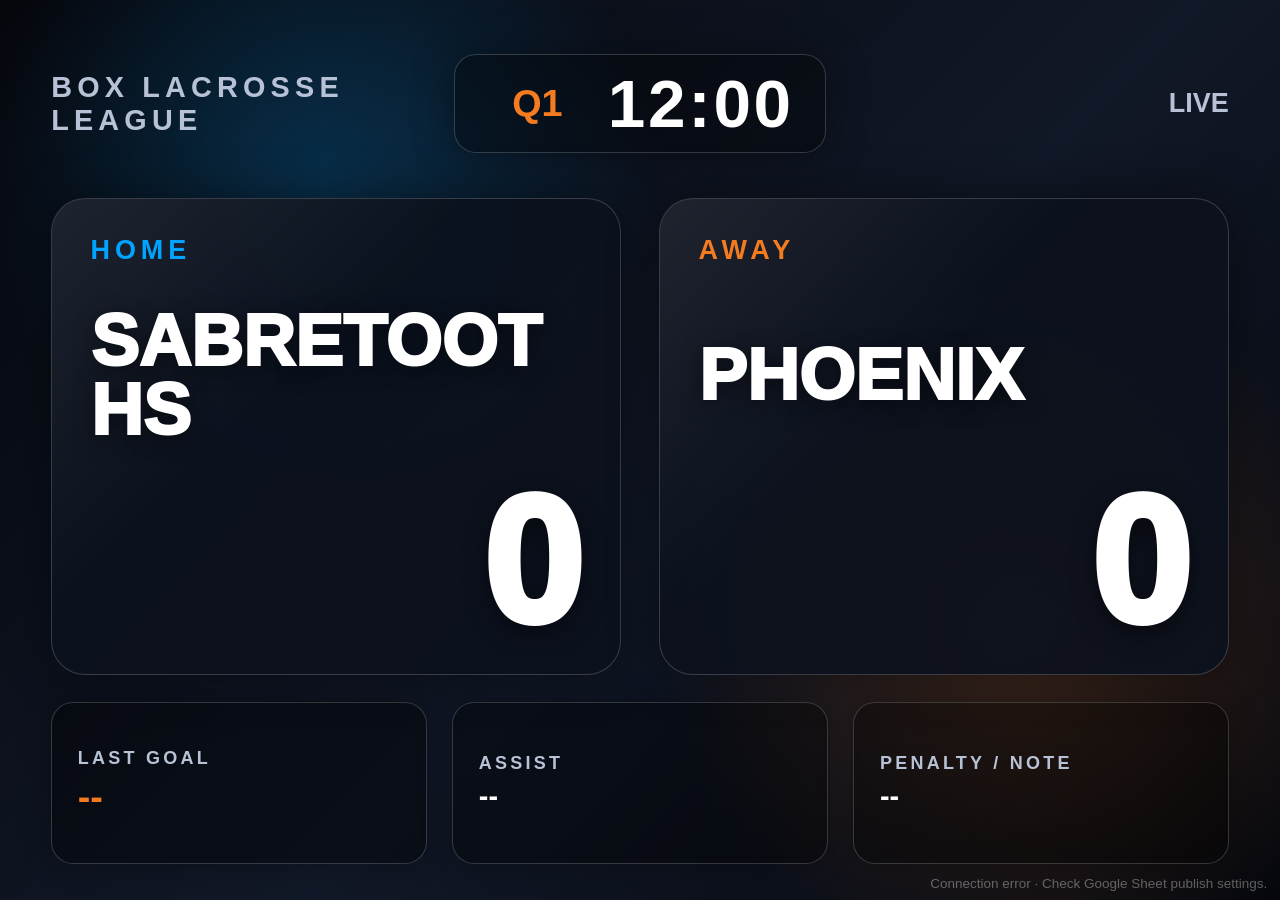
<file: Untitled-1.html>
<!DOCTYPE html>
<html lang="en">
<head>
  <meta charset="UTF-8" />
  <meta name="viewport" content="width=device-width, initial-scale=1.0" />
  <title>Box Lacrosse Scoreboard</title>
  <style>
    :root {
      --bg: #05070d;
      --panel: rgba(12, 18, 30, 0.92);
      --accent: #f47b20;
      --accent2: #00a3ff;
      --white: #ffffff;
      --muted: #b8c2d6;
      --danger: #ff3b3b;
      --border: rgba(255,255,255,0.18);
    }

    * {
      box-sizing: border-box;
    }

    body {
      margin: 0;
      width: 100vw;
      height: 100vh;
      overflow: hidden;
      background:
        radial-gradient(circle at 25% 20%, rgba(0,163,255,0.22), transparent 28%),
        radial-gradient(circle at 80% 70%, rgba(244,123,32,0.22), transparent 30%),
        linear-gradient(135deg, #05070d 0%, #111827 55%, #05070d 100%);
      font-family: Arial, Helvetica, sans-serif;
      color: var(--white);
    }

    .scoreboard {
      width: 100vw;
      height: 100vh;
      padding: 4vh 4vw;
      display: grid;
      grid-template-rows: 15vh 1fr 18vh;
      gap: 3vh;
    }

    .top-bar {
      display: grid;
      grid-template-columns: 1fr auto 1fr;
      align-items: center;
      gap: 2vw;
    }

    .league-title {
      font-size: 3.2vh;
      letter-spacing: 0.18em;
      text-transform: uppercase;
      color: var(--muted);
      font-weight: 700;
    }

    .period-clock {
      display: flex;
      align-items: center;
      justify-content: center;
      gap: 1.5vw;
      background: rgba(0,0,0,0.35);
      border: 1px solid var(--border);
      border-radius: 22px;
      padding: 1.6vh 2.4vw;
      box-shadow: 0 0 40px rgba(0,0,0,0.35);
    }

    .period {
      font-size: 4.2vh;
      font-weight: 900;
      color: var(--accent);
      text-transform: uppercase;
      min-width: 8vw;
      text-align: center;
    }

    .clock {
      font-size: 7.5vh;
      font-weight: 900;
      letter-spacing: 0.04em;
      line-height: 1;
      font-variant-numeric: tabular-nums;
    }

    .status {
      text-align: right;
      font-size: 3vh;
      font-weight: 800;
      text-transform: uppercase;
      color: var(--muted);
    }

    .teams {
      display: grid;
      grid-template-columns: 1fr 1fr;
      gap: 3vw;
      min-height: 0;
    }

    .team-card {
      position: relative;
      background: var(--panel);
      border: 1px solid var(--border);
      border-radius: 34px;
      padding: 4vh 3vw;
      display: grid;
      grid-template-rows: auto 1fr auto;
      overflow: hidden;
      box-shadow: 0 0 50px rgba(0,0,0,0.45);
    }

    .team-card::before {
      content: "";
      position: absolute;
      inset: 0;
      background: linear-gradient(135deg, rgba(255,255,255,0.08), transparent 40%);
      pointer-events: none;
    }

    .home .team-label {
      color: var(--accent2);
    }

    .away .team-label {
      color: var(--accent);
    }

    .team-label {
      position: relative;
      z-index: 2;
      font-size: 3vh;
      font-weight: 900;
      text-transform: uppercase;
      letter-spacing: 0.18em;
      color: var(--muted);
    }

    .team-name {
      position: relative;
      z-index: 2;
      align-self: center;
      font-size: 8vh;
      line-height: 0.95;
      font-weight: 950;
      text-transform: uppercase;
      word-break: break-word;
      text-shadow: 0 5px 20px rgba(0,0,0,0.5);
    }

    .score {
      position: relative;
      z-index: 2;
      font-size: 20vh;
      line-height: 0.85;
      font-weight: 950;
      text-align: right;
      font-variant-numeric: tabular-nums;
      text-shadow: 0 8px 24px rgba(0,0,0,0.5);
    }

    .bottom-bar {
      display: grid;
      grid-template-columns: 1fr 1fr 1fr;
      gap: 2vw;
      align-items: stretch;
    }

    .info-box {
      background: rgba(0,0,0,0.38);
      border: 1px solid var(--border);
      border-radius: 22px;
      padding: 2.2vh 2vw;
      display: flex;
      flex-direction: column;
      justify-content: center;
      box-shadow: 0 0 30px rgba(0,0,0,0.3);
    }

    .info-label {
      font-size: 2vh;
      color: var(--muted);
      text-transform: uppercase;
      letter-spacing: 0.18em;
      font-weight: 800;
      margin-bottom: 0.6vh;
    }

    .info-value {
      font-size: 4.2vh;
      font-weight: 900;
      text-transform: uppercase;
      white-space: nowrap;
      overflow: hidden;
      text-overflow: ellipsis;
    }

    .goal-highlight {
      color: var(--accent);
    }

    .small {
      font-size: 3.2vh;
    }

    .connection {
      position: absolute;
      right: 1vw;
      bottom: 1vh;
      font-size: 1.5vh;
      color: rgba(255,255,255,0.35);
    }

    @media (max-aspect-ratio: 1/1) {
      .scoreboard {
        grid-template-rows: auto 1fr auto;
        padding: 3vh 4vw;
      }

      .top-bar {
        grid-template-columns: 1fr;
        text-align: center;
      }

      .status {
        text-align: center;
      }

      .teams {
        grid-template-columns: 1fr;
      }

      .team-name {
        font-size: 5vh;
      }

      .score {
        font-size: 12vh;
      }

      .bottom-bar {
        grid-template-columns: 1fr;
      }
    }
  </style>
</head>
<body>
  <main class="scoreboard">
    <section class="top-bar">
      <div class="league-title" id="leagueTitle">BOX LACROSSE LEAGUE</div>

      <div class="period-clock">
        <div class="period" id="period">Q1</div>
        <div class="clock" id="clock">12:00</div>
      </div>

      <div class="status" id="gameStatus">LIVE</div>
    </section>

    <section class="teams">
      <div class="team-card home">
        <div class="team-label">Home</div>
        <div class="team-name" id="homeTeam">Sabretooths</div>
        <div class="score" id="homeScore">0</div>
      </div>

      <div class="team-card away">
        <div class="team-label">Away</div>
        <div class="team-name" id="awayTeam">Phoenix</div>
        <div class="score" id="awayScore">0</div>
      </div>
    </section>

    <section class="bottom-bar">
      <div class="info-box">
        <div class="info-label">Last Goal</div>
        <div class="info-value goal-highlight" id="lastGoal">--</div>
      </div>

      <div class="info-box">
        <div class="info-label">Assist</div>
        <div class="info-value small" id="assist">--</div>
      </div>

      <div class="info-box">
        <div class="info-label">Penalty / Note</div>
        <div class="info-value small" id="note">--</div>
      </div>
    </section>
  </main>

  <div class="connection" id="connectionStatus">Waiting for Google Sheet...</div>

  <script>
    /*
      HOW TO CONNECT YOUR GOOGLE SHEET

      1. Create a Google Sheet with these headers in Row 1:
         LeagueTitle | HomeTeam | AwayTeam | HomeScore | AwayScore | Period | Clock | GameStatus | LastGoal | Assist | Note

      2. Put the current scoreboard values in Row 2.

      3. In Google Sheets:
         File > Share > Publish to web
         Choose the scoreboard tab
         Format: Comma-separated values (.csv)
         Publish

      4. Copy the published CSV link.

      5. Paste it below between the quotes.
    */

	  const GOOGLE_SHEET_CSV_URL = "https://docs.google.com/spreadsheets/d/e/2PACX-1vTZHko22GCu_4uPwesCjYbY2wDtUjap13CV80KAY4j2uk1vZLYieYSMwntGO3ROsh4G3ui4EU2TvntM/pub?output=csv";
	  
    // How often OBS checks the Google Sheet, in milliseconds.
    // 3000 = every 3 seconds.
    const REFRESH_INTERVAL_MS = 3000;

    const fallbackData = {
      LeagueTitle: "BOX LACROSSE LEAGUE",
      HomeTeam: "Sabretooths",
      AwayTeam: "Phoenix",
      HomeScore: "0",
      AwayScore: "0",
      Period: "Q1",
      Clock: "12:00",
      GameStatus: "LIVE",
      LastGoal: "--",
      Assist: "--",
      Note: "--"
    };

    function parseCSVLine(line) {
      const result = [];
      let current = "";
      let insideQuotes = false;

      for (let i = 0; i < line.length; i++) {
        const char = line[i];
        const nextChar = line[i + 1];

        if (char === '"' && insideQuotes && nextChar === '"') {
          current += '"';
          i++;
        } else if (char === '"') {
          insideQuotes = !insideQuotes;
        } else if (char === "," && !insideQuotes) {
          result.push(current);
          current = "";
        } else {
          current += char;
        }
      }

      result.push(current);
      return result;
    }

    function csvToObject(csvText) {
      const lines = csvText.trim().split(/\r?\n/);
      if (lines.length < 2) return fallbackData;

      const headers = parseCSVLine(lines[0]).map(h => h.trim());
      const values = parseCSVLine(lines[1]).map(v => v.trim());

      const data = {};
      headers.forEach((header, index) => {
        data[header] = values[index] || "";
      });

      return { ...fallbackData, ...data };
    }

    function setText(id, value) {
      const el = document.getElementById(id);
      if (el) el.textContent = value || "--";
    }

    function updateScoreboard(data) {
      setText("leagueTitle", data.LeagueTitle);
      setText("homeTeam", data.HomeTeam);
      setText("awayTeam", data.AwayTeam);
      setText("homeScore", data.HomeScore);
      setText("awayScore", data.AwayScore);
      setText("period", data.Period);
      setText("clock", data.Clock);
      setText("gameStatus", data.GameStatus);
      setText("lastGoal", data.LastGoal);
      setText("assist", data.Assist);
      setText("note", data.Note);
    }

    async function loadScoreboard() {
      const status = document.getElementById("connectionStatus");

      if (!GOOGLE_SHEET_CSV_URL || GOOGLE_SHEET_CSV_URL.includes("PASTE_YOUR")) {
        updateScoreboard(fallbackData);
        status.textContent = "Demo mode: paste your published Google Sheet CSV URL in the HTML file.";
        return;
      }

      try {
        const cacheBuster = Date.now();
        const url = GOOGLE_SHEET_CSV_URL + (GOOGLE_SHEET_CSV_URL.includes("?") ? "&" : "?") + "cache=" + cacheBuster;

        const response = await fetch(url);
        if (!response.ok) throw new Error("Google Sheet failed to load.");

        const csvText = await response.text();
        const data = csvToObject(csvText);
        updateScoreboard(data);

        const now = new Date();
        status.textContent = "Connected · Updated " + now.toLocaleTimeString();
      } catch (error) {
        status.textContent = "Connection error · Check Google Sheet publish settings.";
        console.error(error);
      }
    }

    loadScoreboard();
    setInterval(loadScoreboard, REFRESH_INTERVAL_MS);
  </script>
</body>
</html>
</file>
